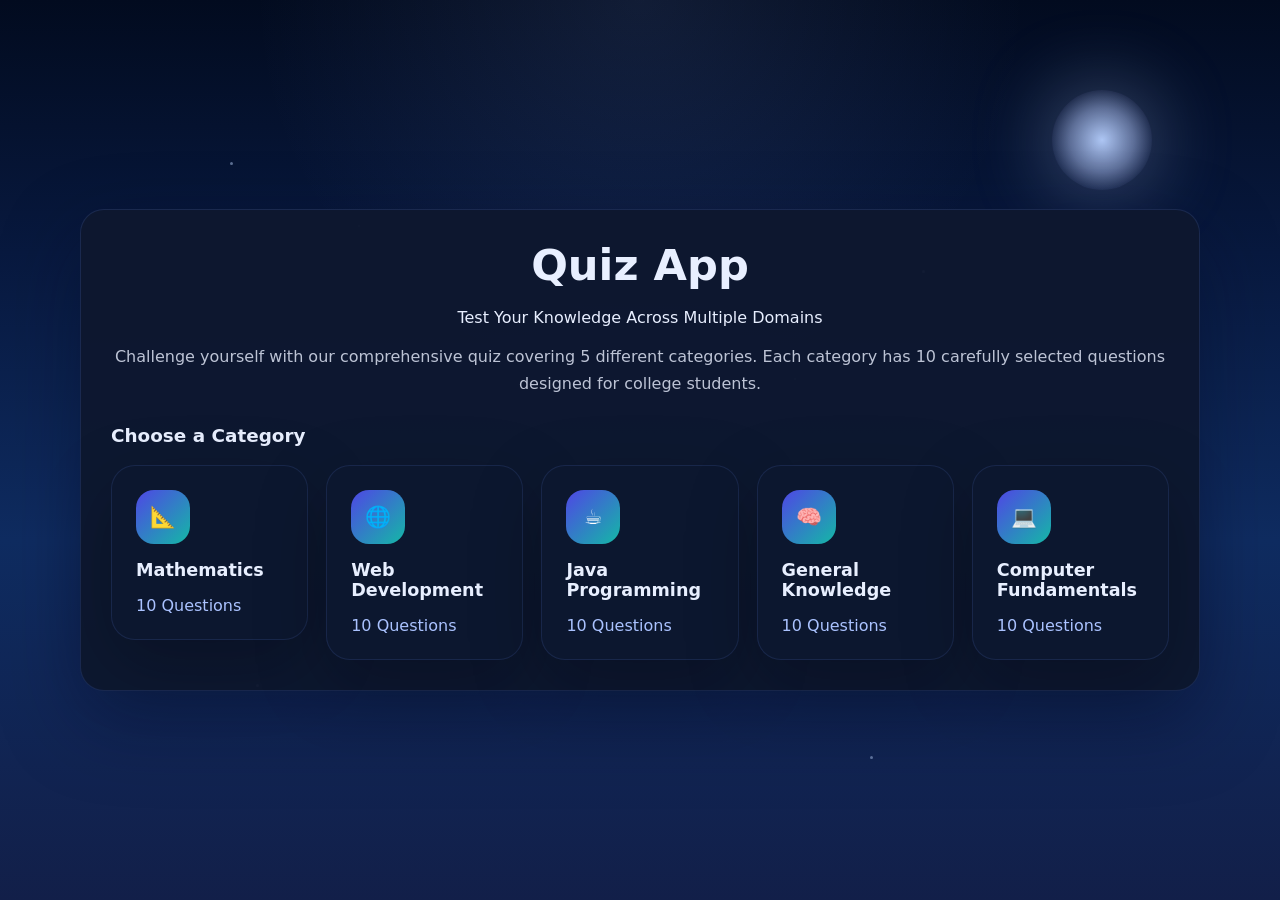
<file: Quiz-App/html/index.html>
<!DOCTYPE html>
<html lang="en">
<head>
  <meta charset="UTF-8">
  <meta name="viewport" content="width=device-width, initial-scale=1.0">
  <title>Quiz App - Test Your Knowledge</title>
  <link rel="stylesheet" href="../css/style.css">
</head>
<body>
  <div class="background">
    <div class="sky"></div>
    <div class="stars">
      <div class="star"></div>
      <div class="star"></div>
      <div class="star"></div>
      <div class="star"></div>
      <div class="star"></div>
      <div class="star star-small"></div>
      <div class="star star-small"></div>
      <div class="star star-small"></div>
    </div>
    <div class="moon"></div>
  </div>

  <div class="app-shell">
    <section id="welcomeScreen" class="screen active">
      <div class="card welcome-card">
        <h1 class="main-title">Quiz App</h1>
        <p class="subtitle">Test Your Knowledge Across Multiple Domains</p>
        <p class="description">
          Challenge yourself with our comprehensive quiz covering 5 different categories. 
          Each category has 10 carefully selected questions designed for college students.
        </p>
        
        <div class="categories-section">
          <h2 class="section-title">Choose a Category</h2>
          <div class="categories-grid">
            <a class="category-card" href="maths.html">
              <div class="category-icon">📐</div>
              <h3>Mathematics</h3>
              <p>10 Questions</p>
            </a>
            <a class="category-card" href="web.html">
              <div class="category-icon">🌐</div>
              <h3>Web Development</h3>
              <p>10 Questions</p>
            </a>
            <a class="category-card" href="java.html">
              <div class="category-icon">☕</div>
              <h3>Java Programming</h3>
              <p>10 Questions</p>
            </a>
            <a class="category-card" href="general.html?category=general">
              <div class="category-icon">🧠</div>
              <h3>General Knowledge</h3>
              <p>10 Questions</p>
            </a>
            <a class="category-card" href="general.html?category=computer">
              <div class="category-icon">💻</div>
              <h3>Computer Fundamentals</h3>
              <p>10 Questions</p>
            </a>
          </div>
        </div>
      </div>
    </section>

  </div>

  <script src="../js/script.js"></script>
</body>
</html>
</file>
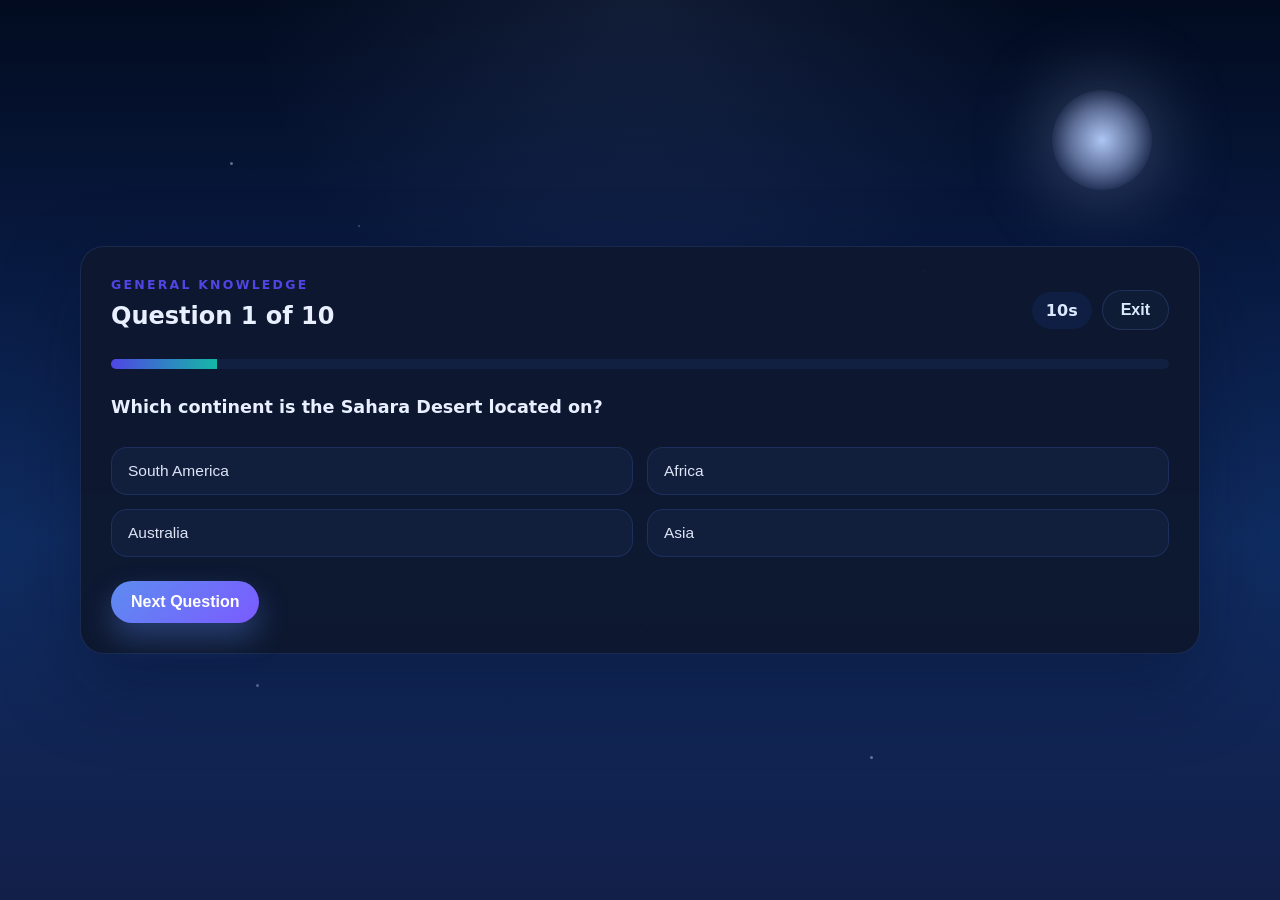
<file: Quiz-App/html/general.html>
<!DOCTYPE html>
<html lang="en">
<head>
  <meta charset="UTF-8">
  <meta name="viewport" content="width=device-width, initial-scale=1.0">
  <title>General Knowledge Quiz | Quiz App</title>
  <link rel="stylesheet" href="../css/style.css">
</head>
<body>
  <div class="background">
    <div class="sky"></div>
    <div class="stars">
      <div class="star"></div>
      <div class="star"></div>
      <div class="star"></div>
      <div class="star"></div>
      <div class="star"></div>
      <div class="star star-small"></div>
      <div class="star star-small"></div>
      <div class="star star-small"></div>
    </div>
    <div class="moon"></div>
  </div>

  <div class="app-shell">
    <section id="quizScreen" class="screen active">
      <div class="card quiz-card">
        <div class="quiz-header">
          <div>
            <p class="eyebrow" id="categoryLabel">General Knowledge</p>
            <h2 id="questionCounter">Question 1 of 10</h2>
          </div>
          <div class="quiz-meta">
            <div class="timer-pill" id="timer">10s</div>
            <button id="exitBtn" class="secondary-btn exit-btn" type="button">Exit</button>
          </div>
        </div>

        <div class="progress-wrap" aria-label="Progress bar">
          <div id="progressBar" class="progress-bar"></div>
        </div>

        <div class="question-box">
          <p id="questionText" class="question-text"></p>
        </div>

        <div id="optionsContainer" class="options-grid"></div>

        <div class="actions">
          <button id="nextBtn" class="primary-btn" disabled>Next Question</button>
        </div>
      </div>
    </section>

    <section id="resultScreen" class="screen">
      <div class="card result-card">
        <p class="eyebrow">Quiz Complete</p>
        <h2>Your Result</h2>
        <div class="score-circle" id="scoreCircle">0%</div>
        <p id="performanceMessage" class="performance-message"></p>

        <div class="stats-grid">
          <div class="stat-box">
            <span>Total Questions</span>
            <strong id="totalQuestions">0</strong>
          </div>
          <div class="stat-box">
            <span>Correct Answers</span>
            <strong id="correctAnswers">0</strong>
          </div>
          <div class="stat-box">
            <span>Wrong Answers</span>
            <strong id="wrongAnswers">0</strong>
          </div>
        </div>

        <div class="result-actions">
          <button id="retakeBtn" class="primary-btn">Retake Quiz</button>
          <a class="secondary-btn" id="homeBtn" href="index.html">Return to Home</a>
        </div>
      </div>
    </section>
  </div>

  <script src="../js/script.js"></script>
</body>
</html>
</file>
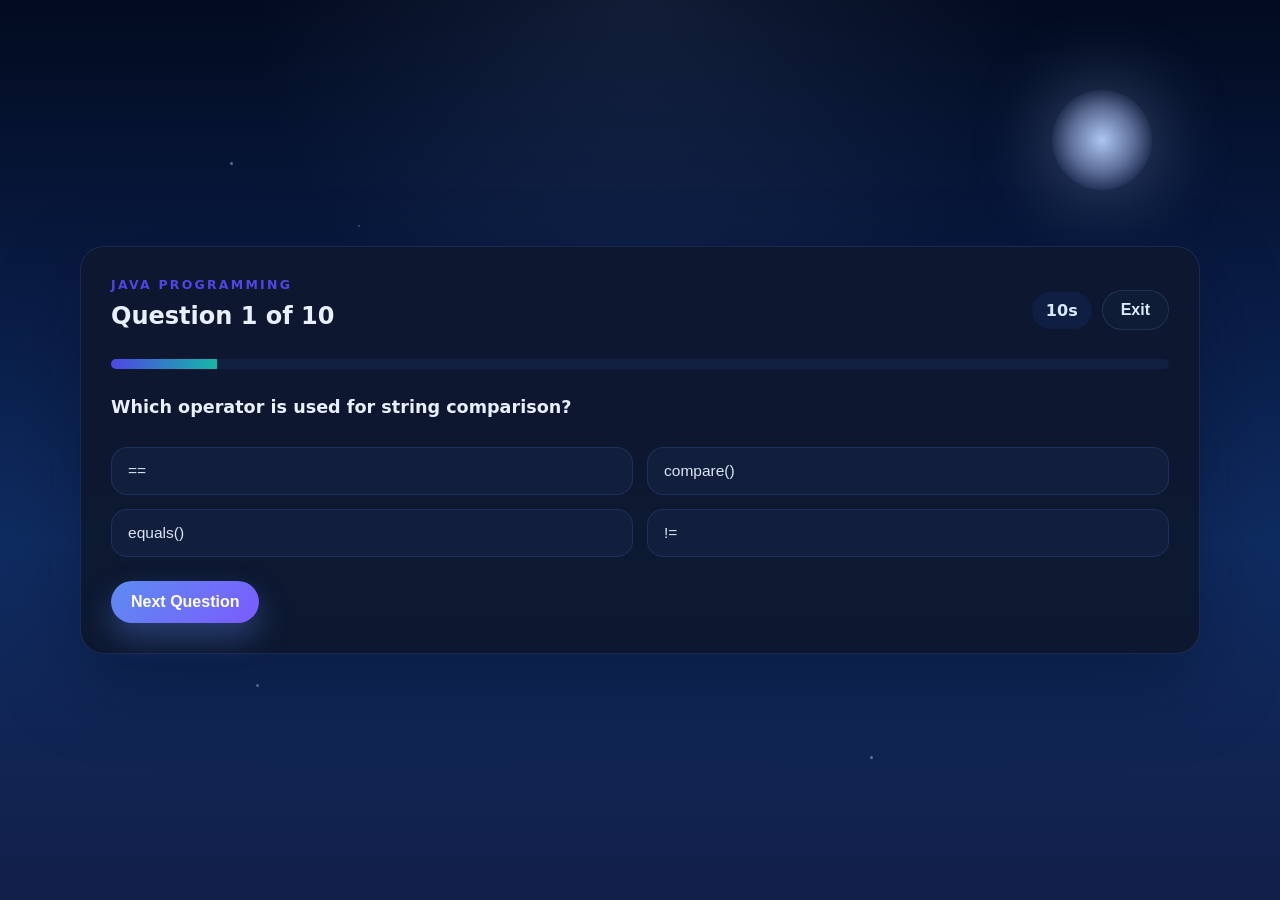
<file: Quiz-App/html/java.html>
<!DOCTYPE html>
<html lang="en">
<head>
  <meta charset="UTF-8">
  <meta name="viewport" content="width=device-width, initial-scale=1.0">
  <title>Java Programming Quiz | Quiz App</title>
  <link rel="stylesheet" href="../css/style.css">
</head>
<body>
  <div class="background">
    <div class="sky"></div>
    <div class="stars">
      <div class="star"></div>
      <div class="star"></div>
      <div class="star"></div>
      <div class="star"></div>
      <div class="star"></div>
      <div class="star star-small"></div>
      <div class="star star-small"></div>
      <div class="star star-small"></div>
    </div>
    <div class="moon"></div>
  </div>

  <div class="app-shell">
    <section id="quizScreen" class="screen active">
      <div class="card quiz-card">
        <div class="quiz-header">
          <div>
            <p class="eyebrow" id="categoryLabel">Java Programming</p>
            <h2 id="questionCounter">Question 1 of 10</h2>
          </div>
          <div class="quiz-meta">
            <div class="timer-pill" id="timer">10s</div>
            <button id="exitBtn" class="secondary-btn exit-btn" type="button">Exit</button>
          </div>
        </div>

        <div class="progress-wrap" aria-label="Progress bar">
          <div id="progressBar" class="progress-bar"></div>
        </div>

        <div class="question-box">
          <p id="questionText" class="question-text"></p>
        </div>

        <div id="optionsContainer" class="options-grid"></div>

        <div class="actions">
          <button id="nextBtn" class="primary-btn" disabled>Next Question</button>
        </div>
      </div>
    </section>

    <section id="resultScreen" class="screen">
      <div class="card result-card">
        <p class="eyebrow">Quiz Complete</p>
        <h2>Your Result</h2>
        <div class="score-circle" id="scoreCircle">0%</div>
        <p id="performanceMessage" class="performance-message"></p>

        <div class="stats-grid">
          <div class="stat-box">
            <span>Total Questions</span>
            <strong id="totalQuestions">0</strong>
          </div>
          <div class="stat-box">
            <span>Correct Answers</span>
            <strong id="correctAnswers">0</strong>
          </div>
          <div class="stat-box">
            <span>Wrong Answers</span>
            <strong id="wrongAnswers">0</strong>
          </div>
        </div>

        <div class="result-actions">
          <button id="retakeBtn" class="primary-btn">Retake Quiz</button>
          <a class="secondary-btn" id="homeBtn" href="index.html">Return to Home</a>
        </div>
      </div>
    </section>
  </div>

  <script src="../js/script.js"></script>
</body>
</html>
</file>
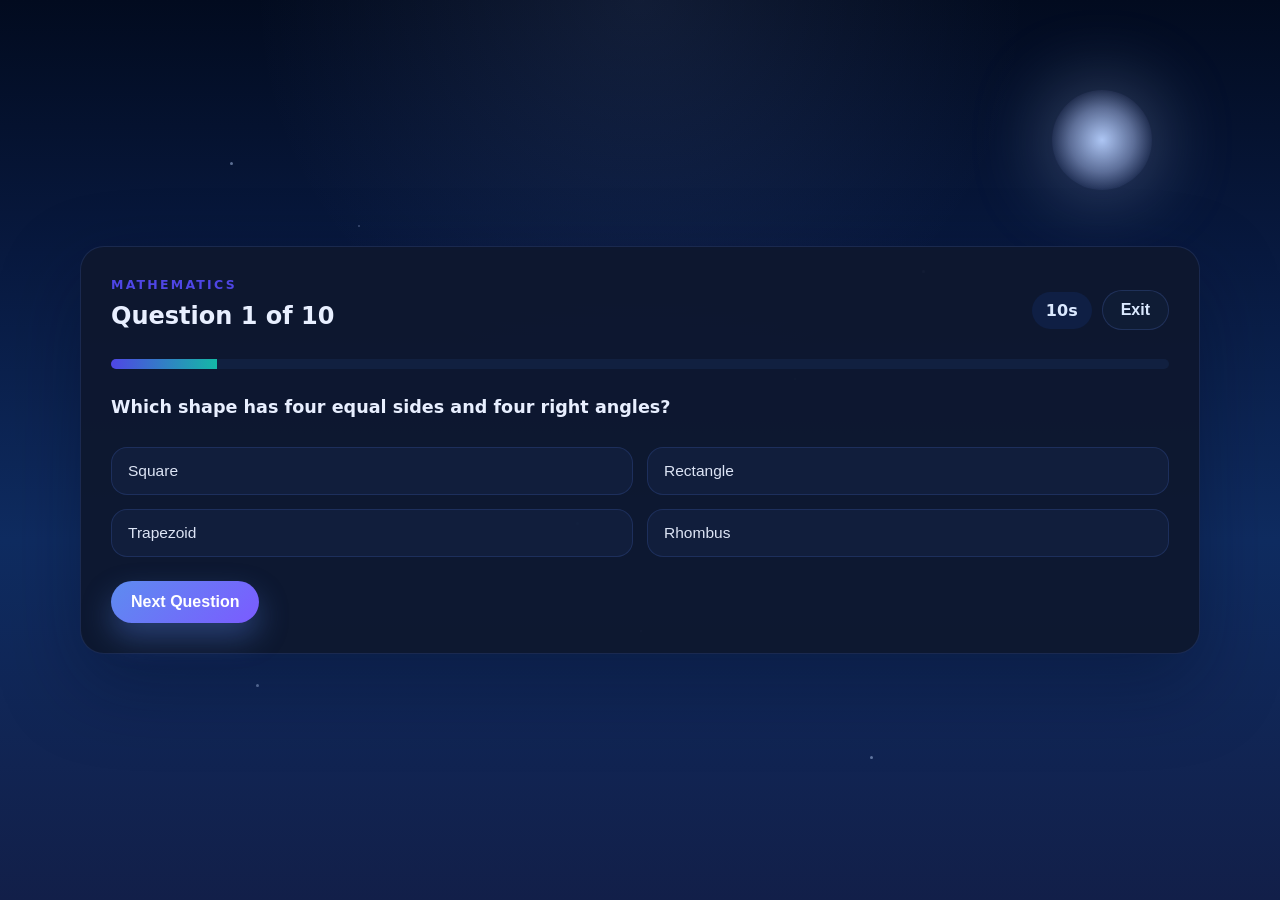
<file: Quiz-App/html/maths.html>
<!DOCTYPE html>
<html lang="en">
<head>
  <meta charset="UTF-8">
  <meta name="viewport" content="width=device-width, initial-scale=1.0">
  <title>Mathematics Quiz | Quiz App</title>
  <link rel="stylesheet" href="../css/style.css">
</head>
<body>
  <div class="background">
    <div class="sky"></div>
    <div class="stars">
      <div class="star"></div>
      <div class="star"></div>
      <div class="star"></div>
      <div class="star"></div>
      <div class="star"></div>
      <div class="star star-small"></div>
      <div class="star star-small"></div>
      <div class="star star-small"></div>
    </div>
    <div class="moon"></div>
  </div>

  <div class="app-shell">
    <section id="quizScreen" class="screen active">
      <div class="card quiz-card">
        <div class="quiz-header">
          <div>
            <p class="eyebrow" id="categoryLabel">Mathematics</p>
            <h2 id="questionCounter">Question 1 of 10</h2>
          </div>
          <div class="quiz-meta">
            <div class="timer-pill" id="timer">10s</div>
            <button id="exitBtn" class="secondary-btn exit-btn" type="button">Exit</button>
          </div>
        </div>

        <div class="progress-wrap" aria-label="Progress bar">
          <div id="progressBar" class="progress-bar"></div>
        </div>

        <div class="question-box">
          <p id="questionText" class="question-text"></p>
        </div>

        <div id="optionsContainer" class="options-grid"></div>

        <div class="actions">
          <button id="nextBtn" class="primary-btn" disabled>Next Question</button>
        </div>
      </div>
    </section>

    <section id="resultScreen" class="screen">
      <div class="card result-card">
        <p class="eyebrow">Quiz Complete</p>
        <h2>Your Result</h2>
        <div class="score-circle" id="scoreCircle">0%</div>
        <p id="performanceMessage" class="performance-message"></p>

        <div class="stats-grid">
          <div class="stat-box">
            <span>Total Questions</span>
            <strong id="totalQuestions">0</strong>
          </div>
          <div class="stat-box">
            <span>Correct Answers</span>
            <strong id="correctAnswers">0</strong>
          </div>
          <div class="stat-box">
            <span>Wrong Answers</span>
            <strong id="wrongAnswers">0</strong>
          </div>
        </div>

        <div class="result-actions">
          <button id="retakeBtn" class="primary-btn">Retake Quiz</button>
          <a class="secondary-btn" id="homeBtn" href="index.html">Return to Home</a>
        </div>
      </div>
    </section>
  </div>

  <script src="../js/script.js"></script>
</body>
</html>
</file>
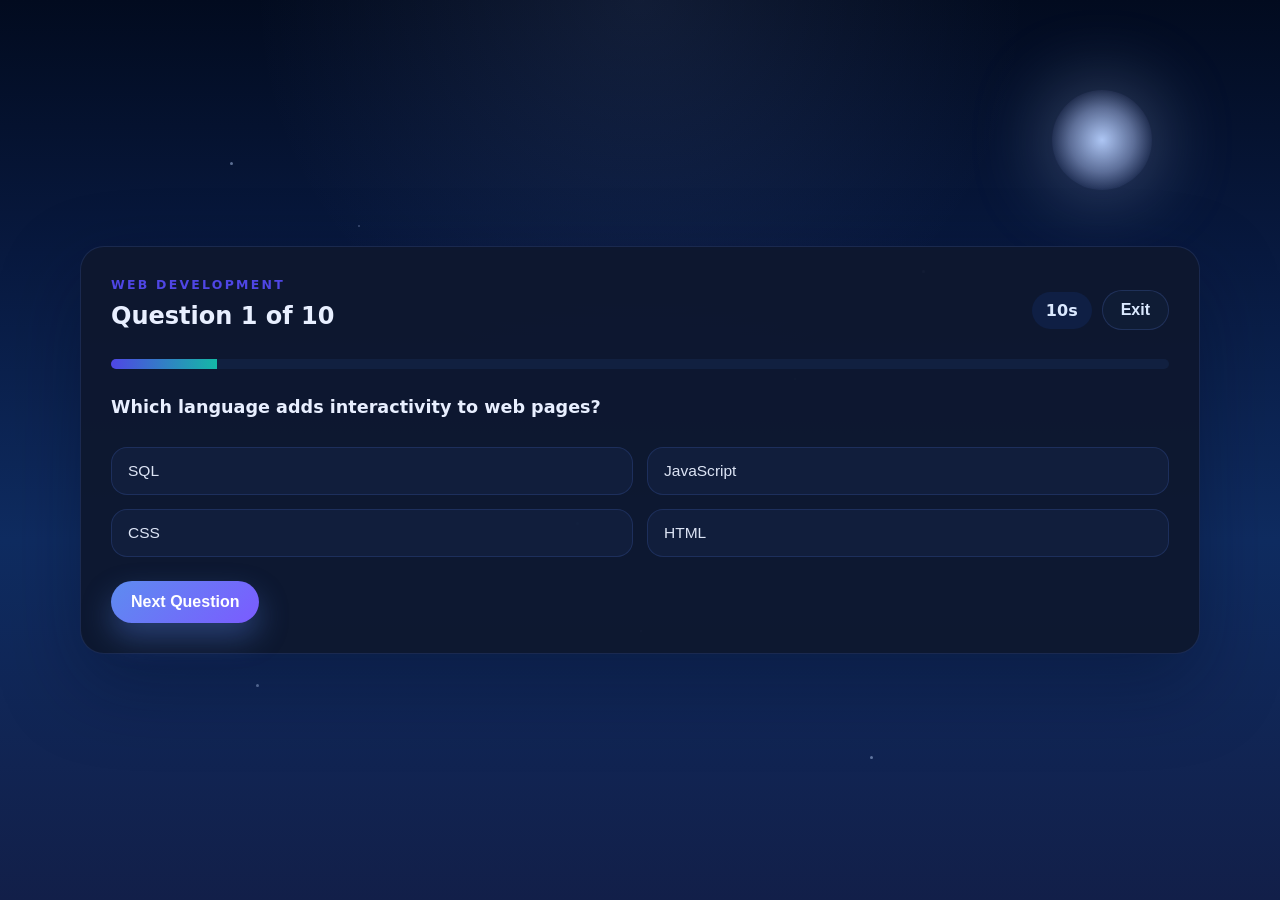
<file: Quiz-App/html/web.html>
<!DOCTYPE html>
<html lang="en">
<head>
  <meta charset="UTF-8">
  <meta name="viewport" content="width=device-width, initial-scale=1.0">
  <title>Web Development Quiz | Quiz App</title>
  <link rel="stylesheet" href="../css/style.css">
</head>
<body>
  <div class="background">
    <div class="sky"></div>
    <div class="stars">
      <div class="star"></div>
      <div class="star"></div>
      <div class="star"></div>
      <div class="star"></div>
      <div class="star"></div>
      <div class="star star-small"></div>
      <div class="star star-small"></div>
      <div class="star star-small"></div>
    </div>
    <div class="moon"></div>
  </div>

  <div class="app-shell">
    <section id="quizScreen" class="screen active">
      <div class="card quiz-card">
        <div class="quiz-header">
          <div>
            <p class="eyebrow" id="categoryLabel">Web Development</p>
            <h2 id="questionCounter">Question 1 of 10</h2>
          </div>
          <div class="quiz-meta">
            <div class="timer-pill" id="timer">10s</div>
            <button id="exitBtn" class="secondary-btn exit-btn" type="button">Exit</button>
          </div>
        </div>

        <div class="progress-wrap" aria-label="Progress bar">
          <div id="progressBar" class="progress-bar"></div>
        </div>

        <div class="question-box">
          <p id="questionText" class="question-text"></p>
        </div>

        <div id="optionsContainer" class="options-grid"></div>

        <div class="actions">
          <button id="nextBtn" class="primary-btn" disabled>Next Question</button>
        </div>
      </div>
    </section>

    <section id="resultScreen" class="screen">
      <div class="card result-card">
        <p class="eyebrow">Quiz Complete</p>
        <h2>Your Result</h2>
        <div class="score-circle" id="scoreCircle">0%</div>
        <p id="performanceMessage" class="performance-message"></p>

        <div class="stats-grid">
          <div class="stat-box">
            <span>Total Questions</span>
            <strong id="totalQuestions">0</strong>
          </div>
          <div class="stat-box">
            <span>Correct Answers</span>
            <strong id="correctAnswers">0</strong>
          </div>
          <div class="stat-box">
            <span>Wrong Answers</span>
            <strong id="wrongAnswers">0</strong>
          </div>
        </div>

        <div class="result-actions">
          <button id="retakeBtn" class="primary-btn">Retake Quiz</button>
          <a class="secondary-btn" id="homeBtn" href="index.html">Return to Home</a>
        </div>
      </div>
    </section>
  </div>

  <script src="../js/script.js"></script>
</body>
</html>
</file>
<file: Quiz-App/css/style.css>
:root {
  color-scheme: dark;
  --text: #e8efff;
  --muted: #aac2ff;
  --primary: #4f46e5;
  --primary-dark: #4338ca;
  --accent: #14b8a6;
}

* {
  box-sizing: border-box;
}

body {
  margin: 0;
  min-height: 100vh;
  font-family: system-ui, -apple-system, BlinkMacSystemFont, 'Segoe UI', sans-serif;
  background: radial-gradient(circle at top, rgba(152, 182, 255, 0.1), transparent 35%), linear-gradient(180deg, #020b1f 0%, #08193f 28%, #0f2c61 60%, #121f49 100%);
  color: #e8efff;
  display: grid;
  place-items: center;
  padding: 24px;
  overflow-x: hidden;
}

.background {
  position: fixed;
  inset: 0;
  z-index: -2;
  overflow: hidden;
}

.sky {
  position: absolute;
  inset: 0;
  background: radial-gradient(circle at top 15%, rgba(137, 186, 255, 0.05), transparent 24%), linear-gradient(180deg, rgba(31, 43, 76, 0.95), rgba(7, 16, 42, 0.95) 60%, #020d23 100%);
}

.stars {
  position: absolute;
  inset: 0;
  opacity: 0.6;
}

.star {
  position: absolute;
  width: 3px;
  height: 3px;
  border-radius: 50%;
  background: rgba(190, 214, 255, 0.78);
  box-shadow: 0 0 12px rgba(156, 190, 255, 0.2);
  animation: twinkle 8s infinite ease-in-out;
}

.star-small {
  width: 2px;
  height: 2px;
  opacity: 0.65;
}

.moon {
  position: absolute;
  top: 10%;
  right: 10%;
  width: 100px;
  height: 100px;
  border-radius: 50%;
  background: radial-gradient(circle, rgba(183, 208, 255, 0.95) 0%, rgba(181, 202, 255, 0.5) 45%, rgba(175, 194, 255, 0.18) 70%, transparent 100%);
  box-shadow: 0 0 80px rgba(182, 208, 255, 0.35);
  filter: blur(0.5px);
}

.star:nth-child(1) { top: 18%; left: 18%; animation-delay: 0s; }
.star:nth-child(2) { top: 30%; left: 72%; animation-delay: 1s; }
.star:nth-child(3) { top: 58%; left: 45%; animation-delay: 1.8s; }
.star:nth-child(4) { top: 76%; left: 20%; animation-delay: 2.3s; }
.star:nth-child(5) { top: 84%; left: 68%; animation-delay: 3.1s; }
.star:nth-child(6) { top: 25%; left: 28%; animation-delay: 1.4s; }
.star:nth-child(7) { top: 42%; left: 62%; animation-delay: 2.1s; }
.star:nth-child(8) { top: 70%; left: 50%; animation-delay: 2.7s; }

.app-shell {
  width: min(100%, 1120px);
  position: relative;
}

.categories-section {
  text-align: left;
  margin-top: 28px;
}

.categories-grid {
  display: grid;
  gap: 18px;
  grid-template-columns: repeat(auto-fit, minmax(180px, 1fr));
  align-items: start;
  margin-top: 18px;
}

.category-card {
  display: grid;
  gap: 16px;
  padding: 24px;
  border-radius: 24px;
  border: 1px solid rgba(88, 124, 209, 0.16);
  text-decoration: none;
  background: rgba(13, 24, 48, 0.95);
  color: inherit;
  box-shadow: 0 24px 70px rgba(0, 0, 0, 0.25);
  transition: transform 0.25s ease, box-shadow 0.25s ease, border-color 0.25s ease;
}

.category-card:hover {
  transform: translateY(-4px);
  box-shadow: 0 26px 55px rgba(15, 23, 42, 0.12);
}

.category-icon {
  width: 54px;
  height: 54px;
  border-radius: 18px;
  display: grid;
  place-items: center;
  background: linear-gradient(135deg, var(--primary), var(--accent));
  color: white;
  font-size: 1.3rem;
}

.category-card h3 {
  margin: 0;
  font-size: 1.1rem;
}

.category-card p {
  margin: 0;
  color: var(--muted);
}

.result-actions {
  display: flex;
  justify-content: center;
  gap: 14px;
  flex-wrap: wrap;
}

.result-actions a.secondary-btn {
  display: inline-flex;
  align-items: center;
  justify-content: center;
}

@keyframes twinkle {
  0%, 100% { opacity: 0.35; transform: scale(1); }
  50% { opacity: 1; transform: scale(1.4); }
}

.modal-overlay {
  position: fixed;
  inset: 0;
  display: grid;
  place-items: center;
  background: rgba(0, 0, 0, 0.6);
  opacity: 0;
  visibility: hidden;
  transition: opacity 0.25s ease, visibility 0.25s ease;
  z-index: 50;
}

.modal-overlay.active {
  opacity: 1;
  visibility: visible;
}

.modal-card {
  width: min(100%, 420px);
  background: #111b33;
  border-radius: 24px;
  border: 1px solid rgba(65, 105, 186, 0.22);
  box-shadow: 0 30px 70px rgba(0, 0, 0, 0.45);
  padding: 28px;
  color: #e8efff;
  animation: fadeInCard 0.25s ease;
}

.modal-card h3 {
  margin: 0 0 12px;
  font-size: 1.3rem;
}

.modal-card p {
  margin: 0 0 22px;
  color: rgba(232, 239, 255, 0.8);
  line-height: 1.6;
}

.modal-actions {
  display: flex;
  justify-content: flex-end;
  gap: 12px;
  flex-wrap: wrap;
}

.modal-card .secondary-btn {
  width: 100%;
}

.modal-card .primary-btn {
  width: 100%;
}

@keyframes fadeInCard {
  from { opacity: 0; transform: translateY(10px); }
  to { opacity: 1; transform: translateY(0); }
}

.screen {
  display: none;
  animation: fadeIn 0.35s ease;
}

.screen.active {
  display: block;
}

.card {
  background: rgba(14, 24, 47, 0.95);
  border-radius: 24px;
  box-shadow: 0 30px 80px rgba(1, 11, 35, 0.35);
  padding: 30px;
  border: 1px solid rgba(93, 140, 240, 0.16);
}

.welcome-card,
.result-card {
  text-align: center;
}

.eyebrow {
  margin: 0 0 10px;
  text-transform: uppercase;
  letter-spacing: 0.18em;
  font-size: 0.78rem;
  font-weight: 700;
  color: var(--primary);
}

h1,
h2 {
  margin: 0 0 12px;
  line-height: 1.2;
}

h1 {
  font-size: clamp(2rem, 4vw, 2.7rem);
}

h2 {
  font-size: clamp(1.2rem, 2.3vw, 1.5rem);
}

.description {
  color: rgba(232, 239, 255, 0.8);
  font-size: 1rem;
  line-height: 1.7;
  margin-bottom: 24px;
}

.section-title {
  margin: 0;
  font-size: 1.15rem;
  color: var(--text);
}

.primary-btn,
.secondary-btn {
  border: none;
  border-radius: 999px;
  padding: 12px 20px;
  font-size: 1rem;
  font-weight: 600;
  cursor: pointer;
  transition: transform 0.2s ease, box-shadow 0.2s ease, background 0.2s ease, border-color 0.2s ease;
}

.primary-btn {
  background: linear-gradient(135deg, #5d8cf0, #7b5bff);
  color: #fff;
  box-shadow: 0 14px 30px rgba(93, 140, 240, 0.35);
}

.secondary-btn {
  background: rgba(20, 36, 68, 0.62);
  color: #dbe9ff;
  border: 1px solid rgba(91, 146, 255, 0.12);
}

.primary-btn:hover,
.secondary-btn:hover {
  transform: translateY(-2px);
}

.quiz-header {
  display: flex;
  justify-content: space-between;
  align-items: center;
  gap: 16px;
  margin-bottom: 16px;
}

.quiz-meta {
  display: flex;
  align-items: center;
  gap: 10px;
}

.exit-btn {
  padding: 10px 18px;
  background: rgba(16, 30, 56, 0.82);
  border: 1px solid rgba(104, 147, 255, 0.18);
  color: #dbe9ff;
}

.exit-btn:hover {
  background: rgba(24, 46, 91, 0.82);
}

.timer-pill {
  padding: 9px 14px;
  border-radius: 999px;
  background: rgba(15, 32, 70, 0.95);
  color: #dbe9ff;
  font-weight: 700;
  min-width: 56px;
  text-align: center;
}

.progress-wrap {
  width: 100%;
  height: 10px;
  background: rgba(23, 45, 85, 0.44);
  border-radius: 999px;
  overflow: hidden;
  margin-bottom: 24px;
}

.progress-bar {
  height: 100%;
  width: 0%;
  background: linear-gradient(90deg, var(--primary), var(--accent));
  transition: width 0.25s ease;
}

.question-box {
  margin-bottom: 24px;
}

.question-text {
  font-size: 1.1rem;
  line-height: 1.7;
  font-weight: 600;
  margin: 0;
}

.options-grid {
  display: grid;
  grid-template-columns: 1fr 1fr;
  gap: 14px;
  margin-bottom: 24px;
}

.option-btn {
  width: 100%;
  text-align: left;
  padding: 14px 16px;
  border-radius: 16px;
  border: 1px solid rgba(96, 138, 255, 0.16);
  background: rgba(20, 35, 67, 0.68);
  color: rgba(232, 239, 255, 0.95);
  font-size: 0.97rem;
  font-weight: 500;
  cursor: pointer;
  transition: all 0.2s ease;
}

.option-btn:hover {
  border-color: #5d8cf0;
  box-shadow: 0 12px 24px rgba(93, 140, 240, 0.14);
}

.option-btn:disabled {
  cursor: default;
  opacity: 0.95;
}

.option-btn.selected {
  background: rgba(93, 140, 240, 0.16);
  border-color: #5d8cf0;
  color: #dbe9ff;
}

.option-btn.correct {
  background: rgba(34, 197, 94, 0.18);
  border-color: rgba(34, 197, 94, 0.5);
  color: #d2f7d6;
}

.option-btn.wrong {
  background: rgba(239, 68, 68, 0.18);
  border-color: rgba(239, 68, 68, 0.55);
  color: #ffd7d7;
}

.actions {
  display: flex;
  justify-content: space-between;
  gap: 12px;
}

.score-circle {
  width: 120px;
  height: 120px;
  display: grid;
  place-items: center;
  border-radius: 50%;
  margin: 18px auto 8px;
  background: linear-gradient(135deg, var(--primary), var(--accent));
  color: white;
  font-size: 1.65rem;
  font-weight: 700;
}

.performance-message {
  margin: 6px 0 20px;
  font-weight: 600;
  color: var(--primary-dark);
}

.stats-grid {
  display: grid;
  grid-template-columns: repeat(3, 1fr);
  gap: 12px;
  margin-bottom: 24px;
}

.stat-box {
  padding: 14px 12px;
  background: rgba(21, 36, 64, 0.72);
  border: 1px solid rgba(91, 133, 236, 0.14);
  border-radius: 14px;
}

.stat-box span {
  display: block;
  color: var(--muted);
  font-size: 0.78rem;
  margin-bottom: 6px;
}

.stat-box strong {
  font-size: 1.12rem;
}

@keyframes fadeIn {
  from {
    opacity: 0;
    transform: translateY(8px);
  }
  to {
    opacity: 1;
    transform: translateY(0);
  }
}

@media (max-width: 700px) {
  body {
    padding: 16px;
  }

  .card {
    padding: 22px;
  }

  .quiz-header {
    flex-direction: column;
    align-items: flex-start;
  }

  .options-grid,
  .categories-grid,
  .stats-grid {
    grid-template-columns: 1fr;
  }

  .actions {
    flex-direction: column-reverse;
  }

  .primary-btn,
  .secondary-btn,
  .category-card {
    width: 100%;
  }
}
</file>
